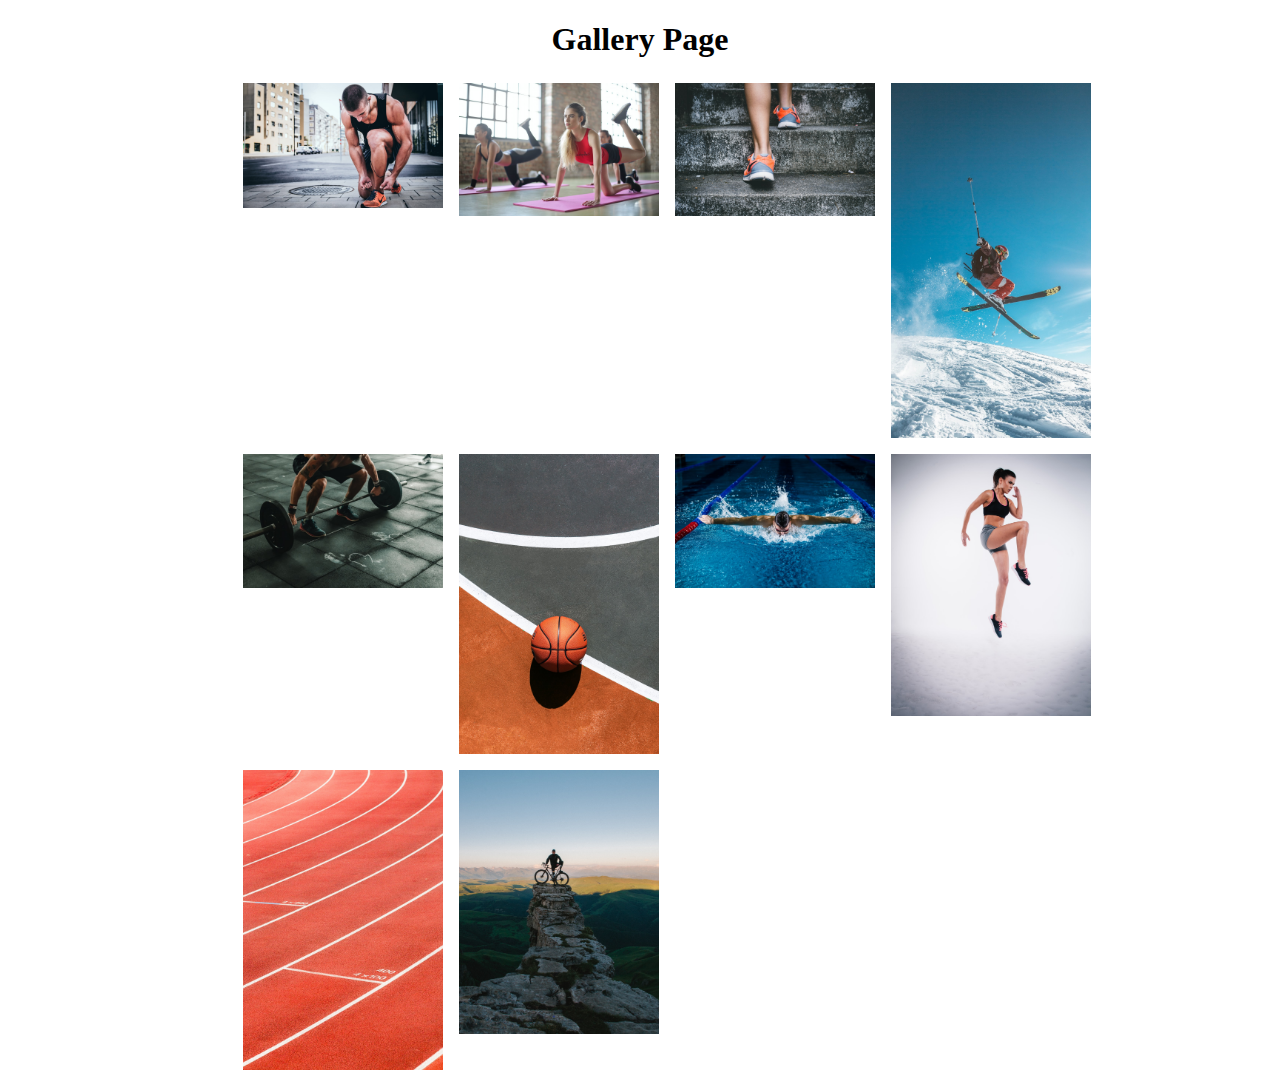
<file: ex01/src/index.html>
<!DOCTYPE html>
<html>
  <head>
    <link rel="stylesheet" href="../styles/index.css" />
    <title>Gallery's Page</title>
  </head>
  <body>
    <div class="title-center">
      <h1 class="page-title">Gallery Page</h1>
    </div>
    <div class="container">
      <div class="box">
        <div class="image-container">
          <div class="imageDiv" data-source="image01.html">
            <img src="../images/img1.jpg" width="200px" />
            <div class="image-titleDiv">
              <h1 class="txt opc img-title" data-iframe="image01.html">
                Marathon
              </h1>
            </div>
          </div>
        </div>
        <div class="image-container">
          <div class="imageDiv" data-source="image02.html">
            <img src="../images/img2.jpg" width="200px" />
            <div class="image-titleDiv">
              <h1 class="txt opc img-title" data-iframe="image02.html">
                Gymnastics
              </h1>
            </div>
          </div>
        </div>
        <div class="image-container">
          <div class="imageDiv" data-source="image03.html">
            <img src="../images/img3.jpg" width="200px" />
            <div class="image-titleDiv">
              <h1 class="txt opc img-title" data-iframe="image03.html">
                Climbing
              </h1>
            </div>
          </div>
        </div>
        <div class="image-container">
          <div class="imageDiv" data-source="image04.html">
            <img src="../images/img4.jpg" width="200px" />
            <div class="image-titleDiv">
              <h1 class="txt opc img-title" data-iframe="image04.html">
                Skiing
              </h1>
            </div>
          </div>
        </div>
        <div class="image-container">
          <div class="imageDiv" data-source="image05.html">
            <img src="../images/img5.jpg" width="200px" />
            <div class="image-titleDiv">
              <h1 class="txt opc img-title" data-iframe="image05.html">
                Weight Lifting
              </h1>
            </div>
          </div>
        </div>
        <div class="image-container">
          <div class="imageDiv" data-source="image06.html">
            <img src="../images/img6.jpg" width="200px" />
            <div class="image-titleDiv">
              <h1 class="txt opc img-title" data-iframe="image06.html">
                Basketball
              </h1>
            </div>
          </div>
        </div>
        <div class="image-container">
          <div class="imageDiv" data-source="image07.html">
            <img src="../images/img7.jpg" width="200px" />
            <div class="image-titleDiv">
              <h1 class="txt opc img-title" data-iframe="image07.html">
                Swimming
              </h1>
            </div>
          </div>
        </div>
        <div class="image-container">
          <div class="imageDiv" data-source="image08.html">
            <img src="../images/img8.jpg" width="200px" />
            <div class="image-titleDiv">
              <h1 class="txt opc img-title" data-iframe="image08.html">
                Jogging
              </h1>
            </div>
          </div>
        </div>
        <div class="image-container">
          <div class="imageDiv" data-source="image09.html">
            <img src="../images/img9.jpg" width="200px" />
            <div class="image-titleDiv">
              <h1 class="txt opc img-title" data-iframe="image09.html">
                Running
              </h1>
            </div>
          </div>
        </div>
        <div class="image-container">
          <div class="imageDiv" data-source="image10.html">
            <img src="../images/img10.jpg" width="200px" />
            <div class="image-titleDiv">
              <h1 class="txt opc img-title" data-iframe="image10.html">
                Cycling
              </h1>
            </div>
          </div>
        </div>
      </div>

      <!-- Trigger/Open The Modal -->
      <!-- <button id="myBtn">Open Modal</button> -->

      <!-- The Modal -->
      <div id="myModal" class="modal">
        <!-- Modal content -->
        <div class="modal-content">
          <span class="close">&times;</span>
          <div id="iframeBox"></div>
        </div>
      </div>
    </div>
    <script src="../scripts/index.js"></script>
  </body>
</html>
</file>
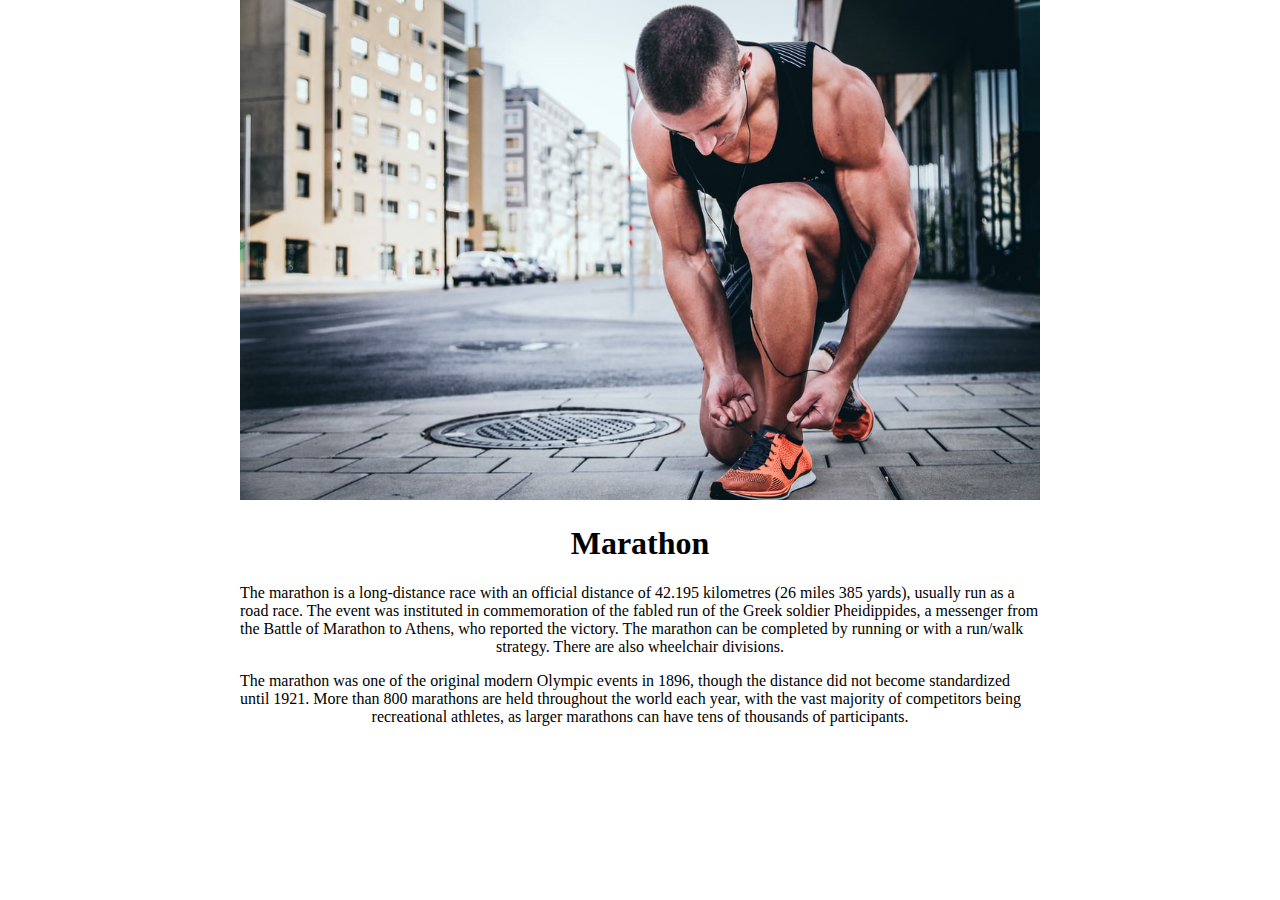
<file: ex01/src/image01.html>
<!DOCTYPE html>
<html>
  <head>
    <link rel="stylesheet" href="../styles/index.css" />
  </head>
  <body>
    <div class="pages-container">
      <img src="../images/img1.jpg" />
      <h1>Marathon</h1>
      <p>
        The marathon is a long-distance race with an official distance of 42.195
        kilometres (26 miles 385 yards), usually run as a road race. The event
        was instituted in commemoration of the fabled run of the Greek soldier
        Pheidippides, a messenger from the Battle of Marathon to Athens, who
        reported the victory. The marathon can be completed by running or with a
        run/walk strategy. There are also wheelchair divisions.
      </p>
      <p>
        The marathon was one of the original modern Olympic events in 1896,
        though the distance did not become standardized until 1921. More than
        800 marathons are held throughout the world each year, with the vast
        majority of competitors being recreational athletes, as larger marathons
        can have tens of thousands of participants.
      </p>
    </div>
  </body>
</html>
</file>
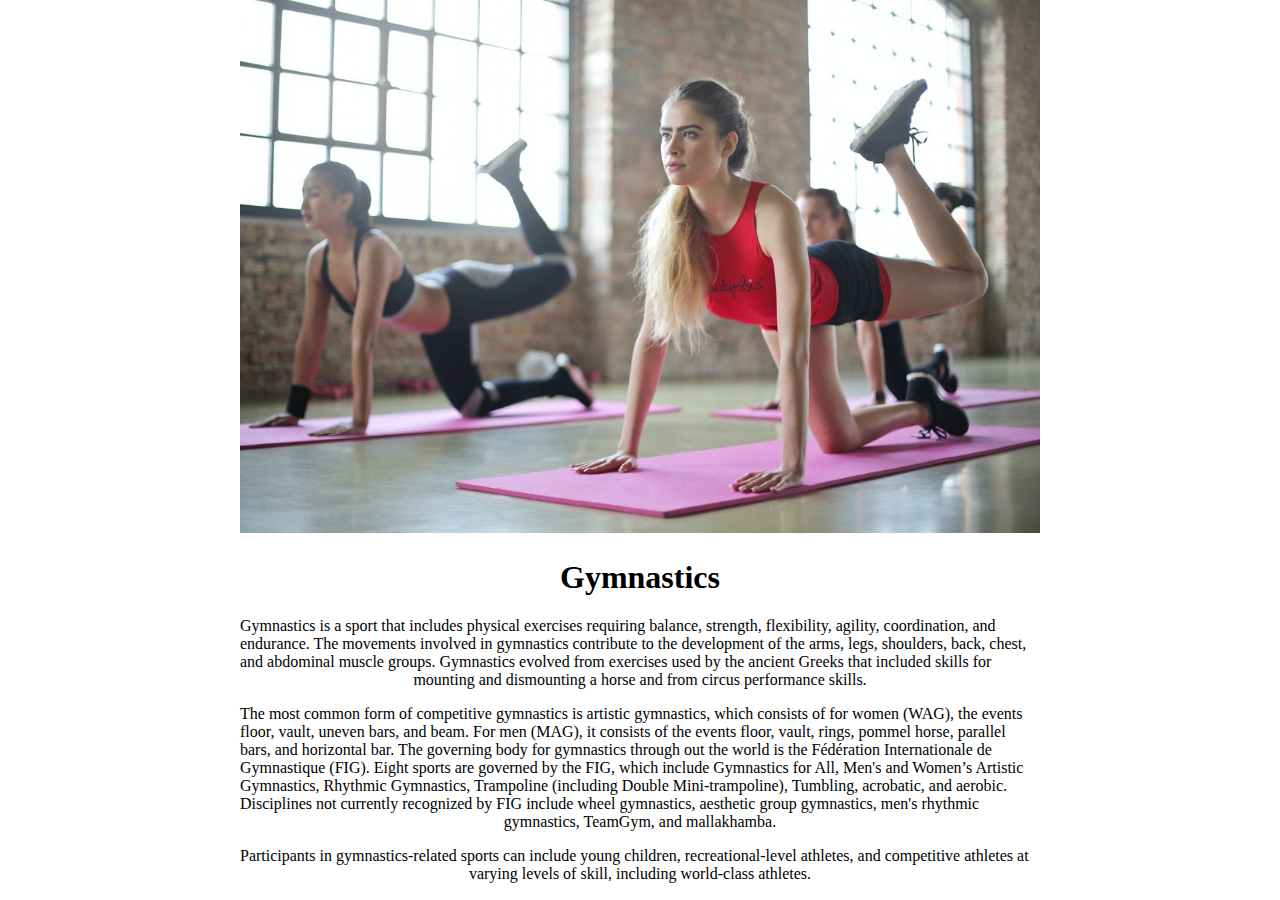
<file: ex01/src/image02.html>
<!DOCTYPE html>
<html>
  <head>
    <link rel="stylesheet" href="../styles/index.css" />
  </head>
  <body>
    <div class="pages-container">
      <img src="../images/img2.jpg" />
      <h1>Gymnastics</h1>
      <p>
        Gymnastics is a sport that includes physical exercises requiring
        balance, strength, flexibility, agility, coordination, and endurance.
        The movements involved in gymnastics contribute to the development of
        the arms, legs, shoulders, back, chest, and abdominal muscle groups.
        Gymnastics evolved from exercises used by the ancient Greeks that
        included skills for mounting and dismounting a horse and from circus
        performance skills.
      </p>
      <p>
        The most common form of competitive gymnastics is artistic gymnastics,
        which consists of for women (WAG), the events floor, vault, uneven bars,
        and beam. For men (MAG), it consists of the events floor, vault, rings,
        pommel horse, parallel bars, and horizontal bar. The governing body for
        gymnastics through out the world is the Fédération Internationale de
        Gymnastique (FIG). Eight sports are governed by the FIG, which include
        Gymnastics for All, Men's and Women’s Artistic Gymnastics, Rhythmic
        Gymnastics, Trampoline (including Double Mini-trampoline), Tumbling,
        acrobatic, and aerobic. Disciplines not currently recognized by FIG
        include wheel gymnastics, aesthetic group gymnastics, men's rhythmic
        gymnastics, TeamGym, and mallakhamba.
      </p>
      <p>
        Participants in gymnastics-related sports can include young children,
        recreational-level athletes, and competitive athletes at varying levels
        of skill, including world-class athletes.
      </p>
    </div>
  </body>
</html>
</file>
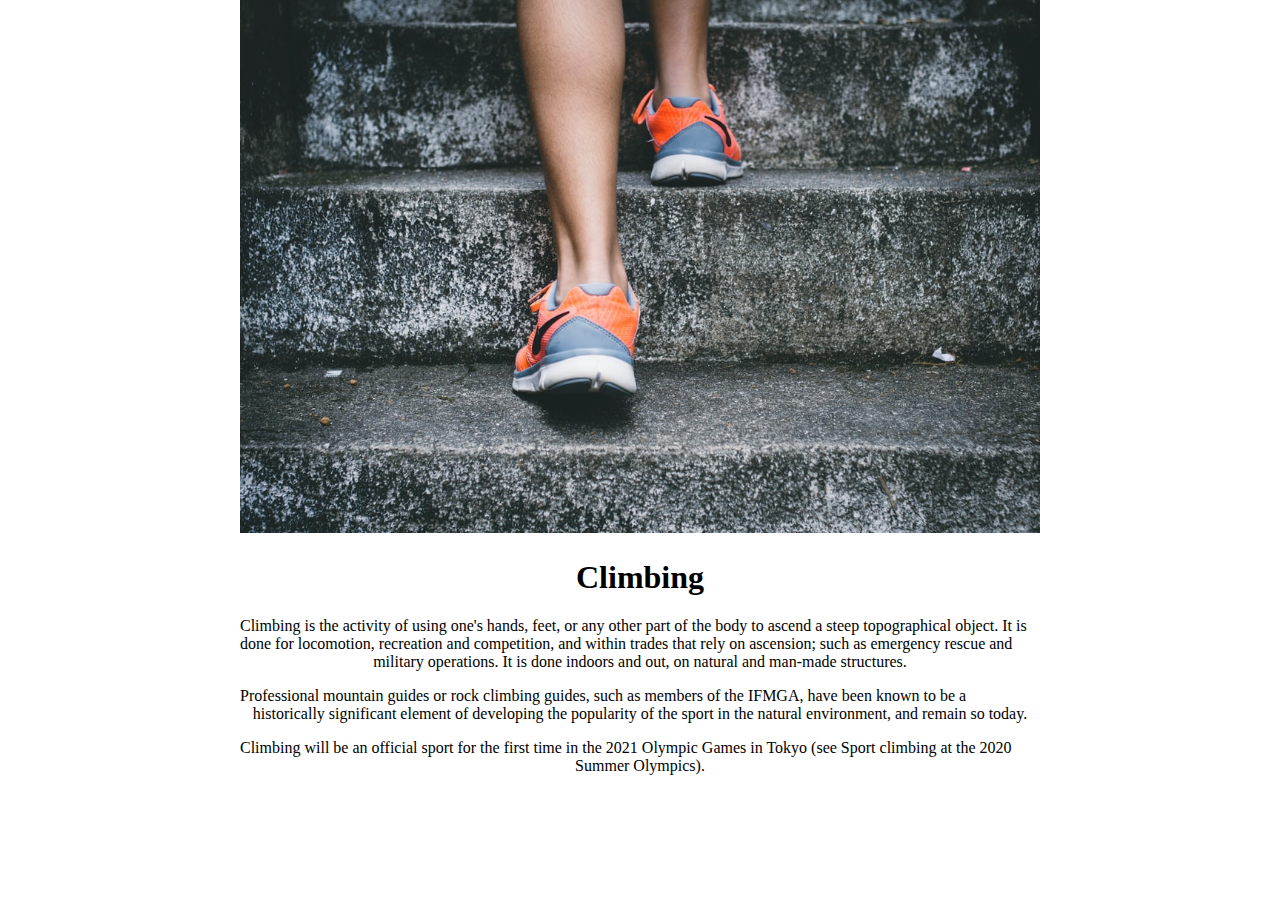
<file: ex01/src/image03.html>
<!DOCTYPE html>
<html>
  <head>
    <link rel="stylesheet" href="../styles/index.css" />
  </head>
  <body>
    <div class="pages-container">
      <img src="../images/img3.jpg" />
      <h1>Climbing</h1>
      <p>
        Climbing is the activity of using one's hands, feet, or any other part
        of the body to ascend a steep topographical object. It is done for
        locomotion, recreation and competition, and within trades that rely on
        ascension; such as emergency rescue and military operations. It is done
        indoors and out, on natural and man-made structures.
      </p>
      <p>
        Professional mountain guides or rock climbing guides, such as members of
        the IFMGA, have been known to be a historically significant element of
        developing the popularity of the sport in the natural environment, and
        remain so today.
      </p>
      <p>
        Climbing will be an official sport for the first time in the 2021
        Olympic Games in Tokyo (see Sport climbing at the 2020 Summer Olympics).
      </p>
    </div>
  </body>
</html>
</file>
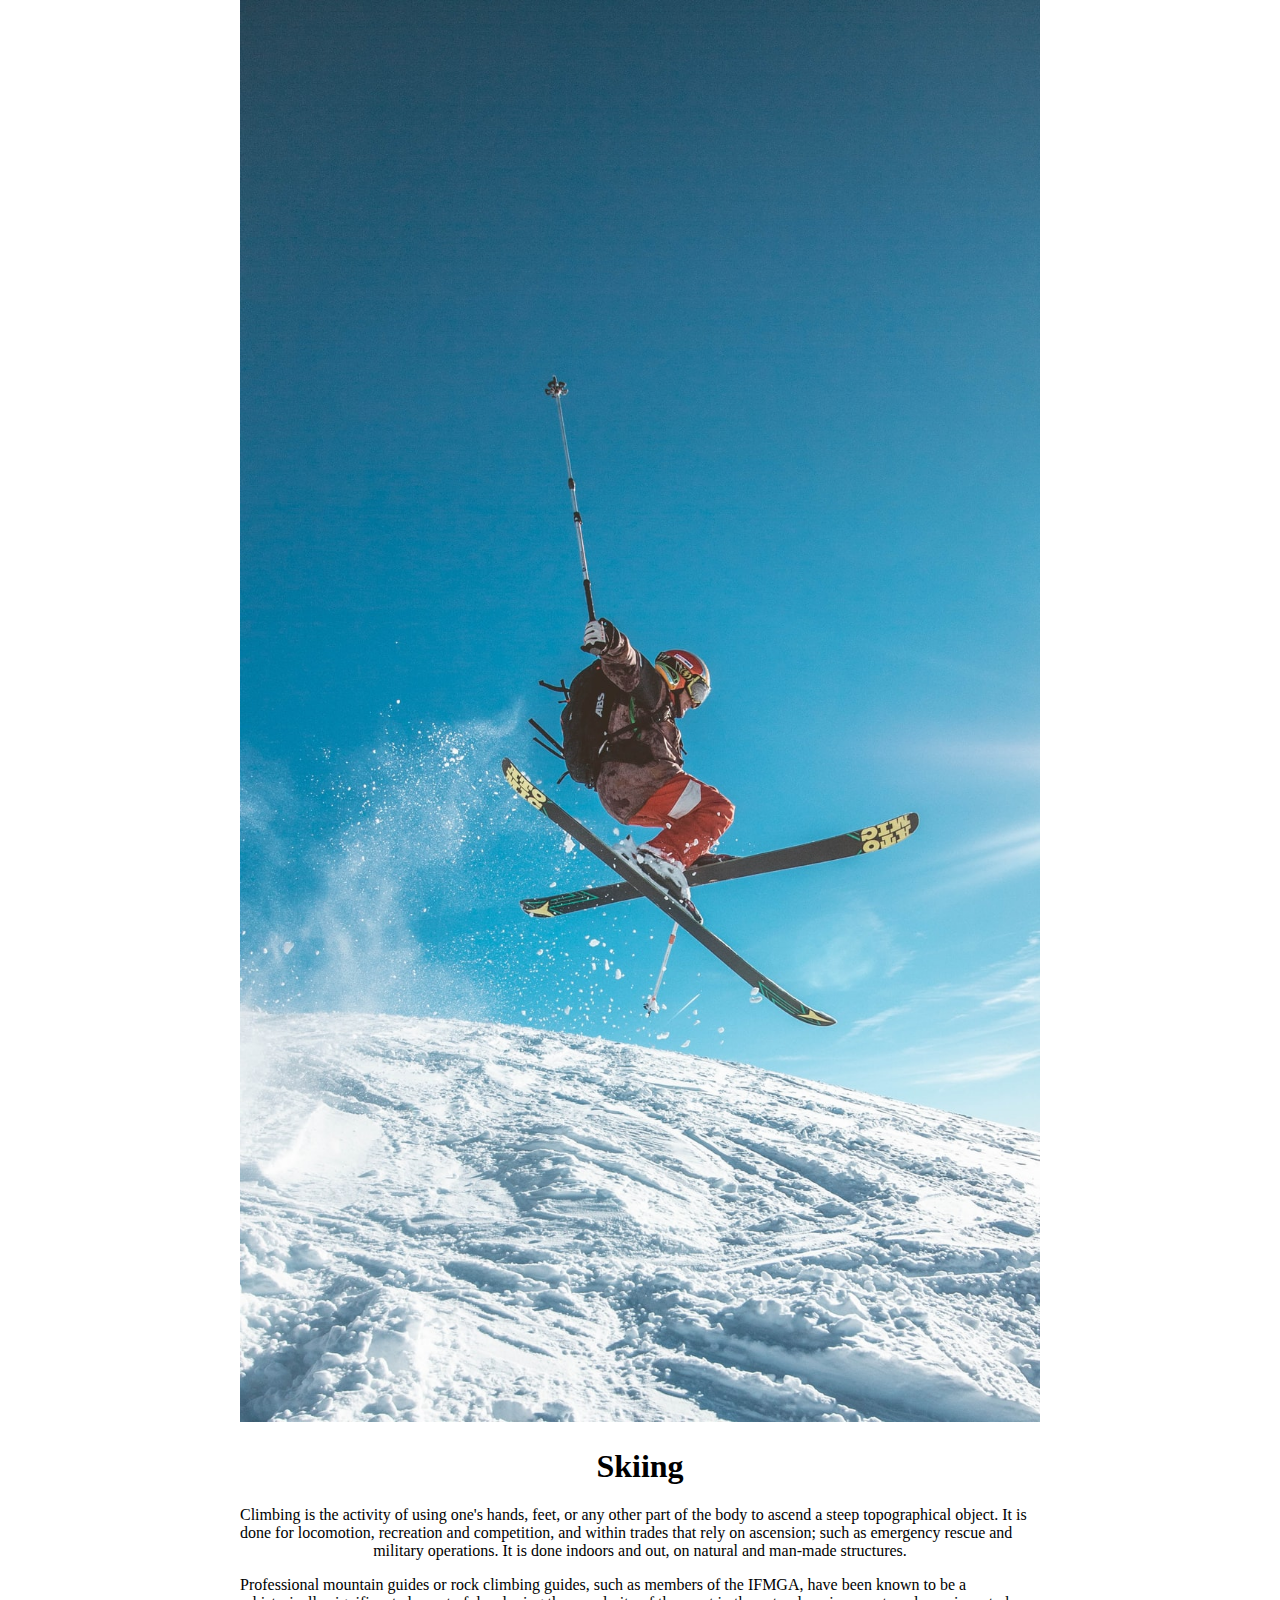
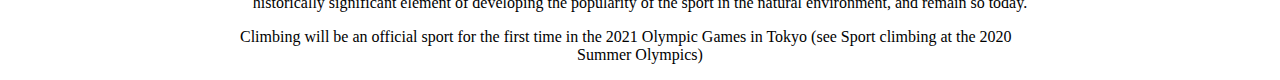
<file: ex01/src/image04.html>
<!DOCTYPE html>
<html>
  <head>
    <link rel="stylesheet" href="../styles/index.css" />
  </head>
  <body>
    <div class="pages-container">
      <img src="../images/img4.jpg" />
      <h1>Skiing</h1>
      <p>
        Climbing is the activity of using one's hands, feet, or any other part
        of the body to ascend a steep topographical object. It is done for
        locomotion, recreation and competition, and within trades that rely on
        ascension; such as emergency rescue and military operations. It is done
        indoors and out, on natural and man-made structures.
      </p>
      <p>
        Professional mountain guides or rock climbing guides, such as members of
        the IFMGA, have been known to be a historically significant element of
        developing the popularity of the sport in the natural environment, and
        remain so today.
      </p>
      <p>
        Climbing will be an official sport for the first time in the 2021
        Olympic Games in Tokyo (see Sport climbing at the 2020 Summer Olympics)
      </p>
    </div>
  </body>
</html>
</file>
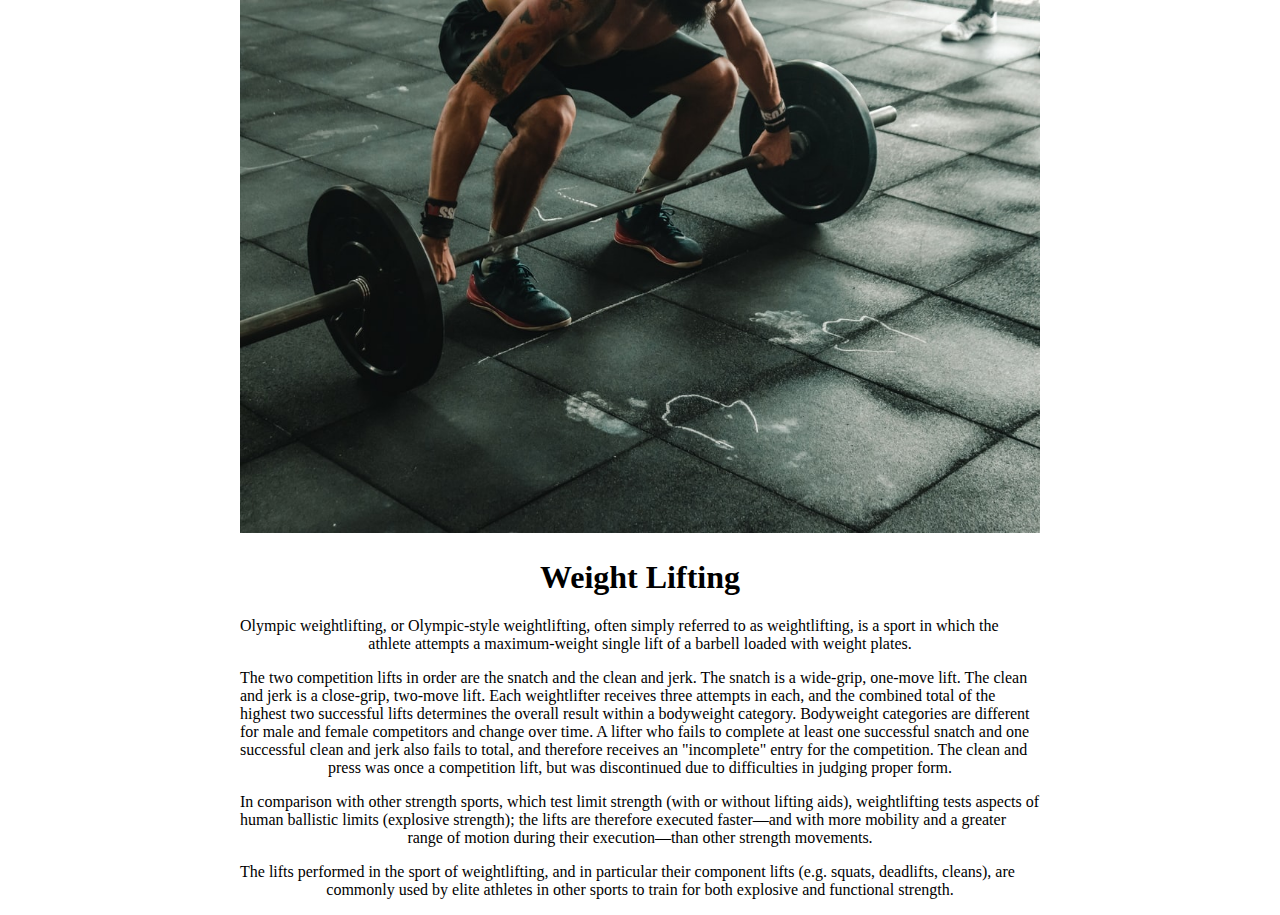
<file: ex01/src/image05.html>
<!DOCTYPE html>
<html>
  <head>
    <link rel="stylesheet" href="../styles/index.css" />
  </head>
  <body>
    <div class="pages-container">
      <img src="../images/img5.jpg" />
      <h1>Weight Lifting</h1>
      <p>
        Olympic weightlifting, or Olympic-style weightlifting, often simply
        referred to as weightlifting, is a sport in which the athlete attempts a
        maximum-weight single lift of a barbell loaded with weight plates.
      </p>
      <p>
        The two competition lifts in order are the snatch and the clean and
        jerk. The snatch is a wide-grip, one-move lift. The clean and jerk is a
        close-grip, two-move lift. Each weightlifter receives three attempts in
        each, and the combined total of the highest two successful lifts
        determines the overall result within a bodyweight category. Bodyweight
        categories are different for male and female competitors and change over
        time. A lifter who fails to complete at least one successful snatch and
        one successful clean and jerk also fails to total, and therefore
        receives an "incomplete" entry for the competition. The clean and press
        was once a competition lift, but was discontinued due to difficulties in
        judging proper form.
      </p>
      <p>
        In comparison with other strength sports, which test limit strength
        (with or without lifting aids), weightlifting tests aspects of human
        ballistic limits (explosive strength); the lifts are therefore executed
        faster—and with more mobility and a greater range of motion during their
        execution—than other strength movements.
      </p>
      <p>
        The lifts performed in the sport of weightlifting, and in particular
        their component lifts (e.g. squats, deadlifts, cleans), are commonly
        used by elite athletes in other sports to train for both explosive and
        functional strength.
      </p>
    </div>
  </body>
</html>
</file>
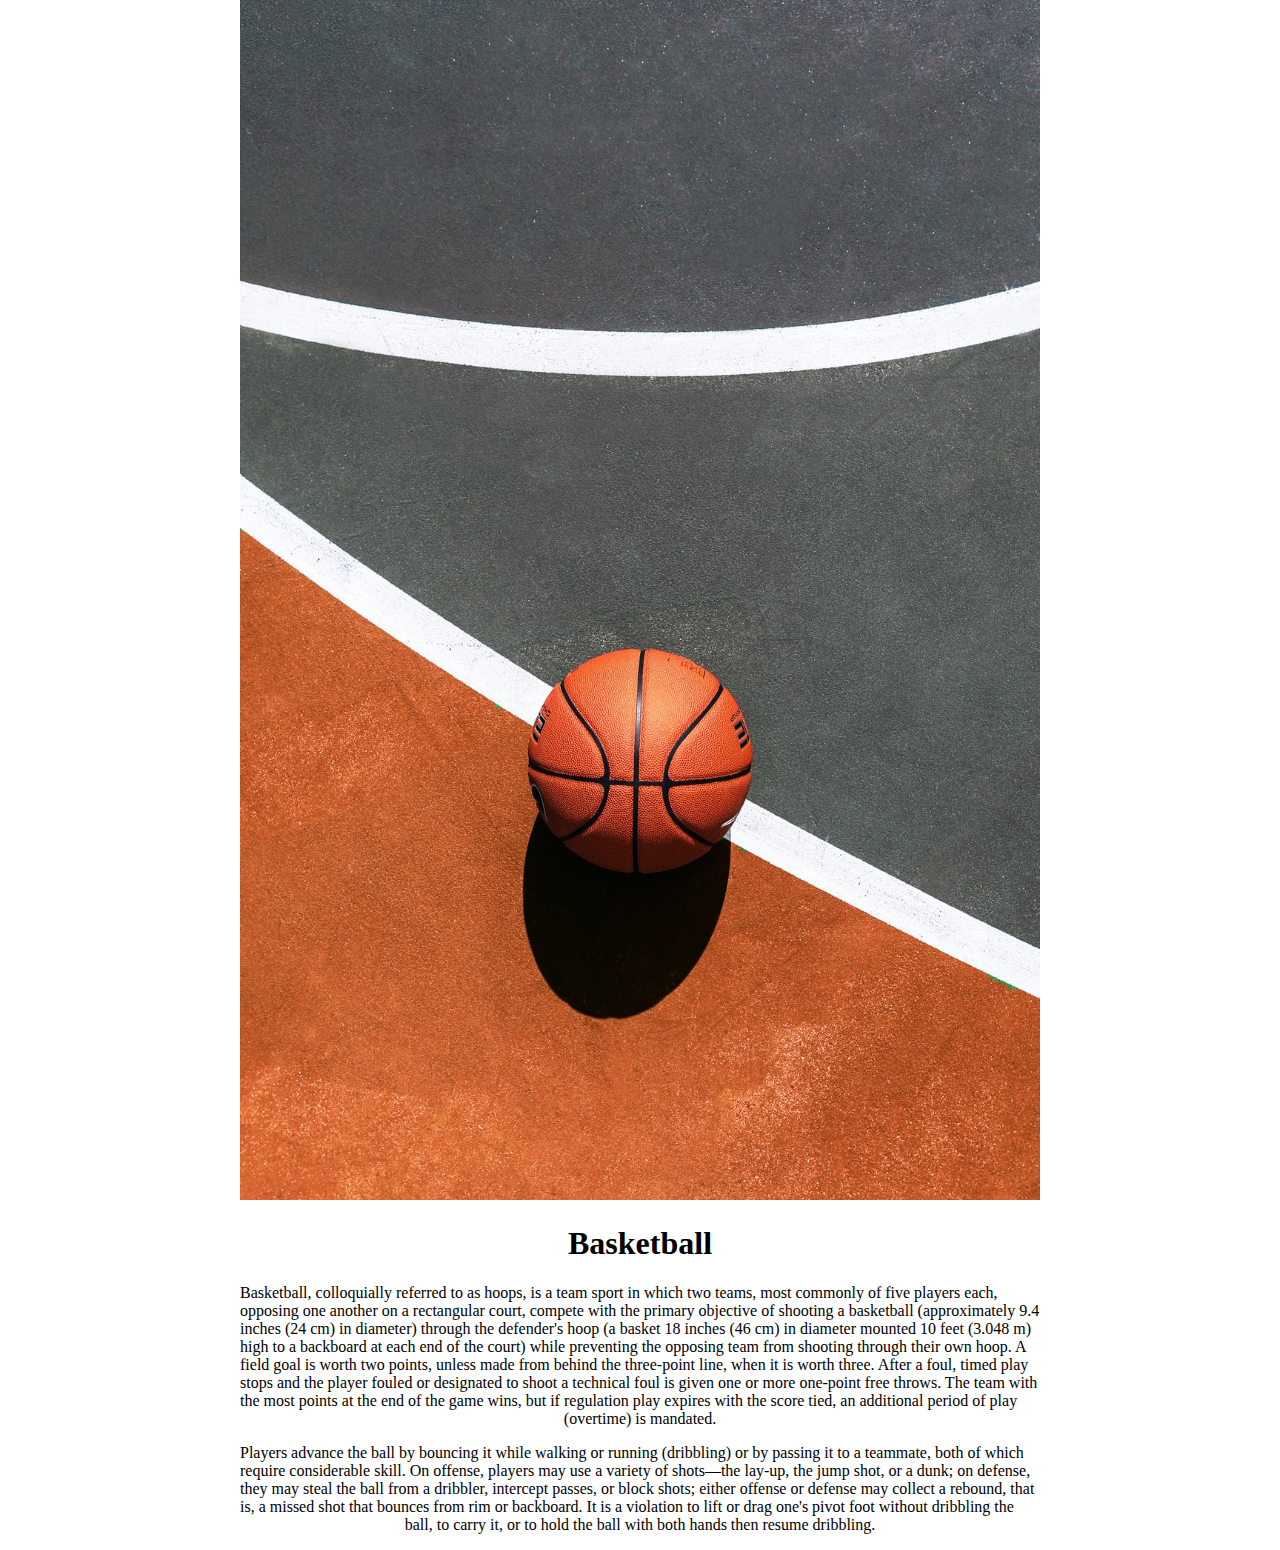
<file: ex01/src/image06.html>
<!DOCTYPE html>
<html>
  <head>
    <link rel="stylesheet" href="../styles/index.css" />
  </head>
  <body>
    <div class="pages-container">
      <img src="../images/img6.jpg" />
      <h1>Basketball</h1>
      <p>
        Basketball, colloquially referred to as hoops, is a team sport in which
        two teams, most commonly of five players each, opposing one another on a
        rectangular court, compete with the primary objective of shooting a
        basketball (approximately 9.4 inches (24 cm) in diameter) through the
        defender's hoop (a basket 18 inches (46 cm) in diameter mounted 10 feet
        (3.048 m) high to a backboard at each end of the court) while preventing
        the opposing team from shooting through their own hoop. A field goal is
        worth two points, unless made from behind the three-point line, when it
        is worth three. After a foul, timed play stops and the player fouled or
        designated to shoot a technical foul is given one or more one-point free
        throws. The team with the most points at the end of the game wins, but
        if regulation play expires with the score tied, an additional period of
        play (overtime) is mandated.
      </p>
      <p>
        Players advance the ball by bouncing it while walking or running
        (dribbling) or by passing it to a teammate, both of which require
        considerable skill. On offense, players may use a variety of shots—the
        lay-up, the jump shot, or a dunk; on defense, they may steal the ball
        from a dribbler, intercept passes, or block shots; either offense or
        defense may collect a rebound, that is, a missed shot that bounces from
        rim or backboard. It is a violation to lift or drag one's pivot foot
        without dribbling the ball, to carry it, or to hold the ball with both
        hands then resume dribbling.
      </p>
    </div>
  </body>
</html>
</file>
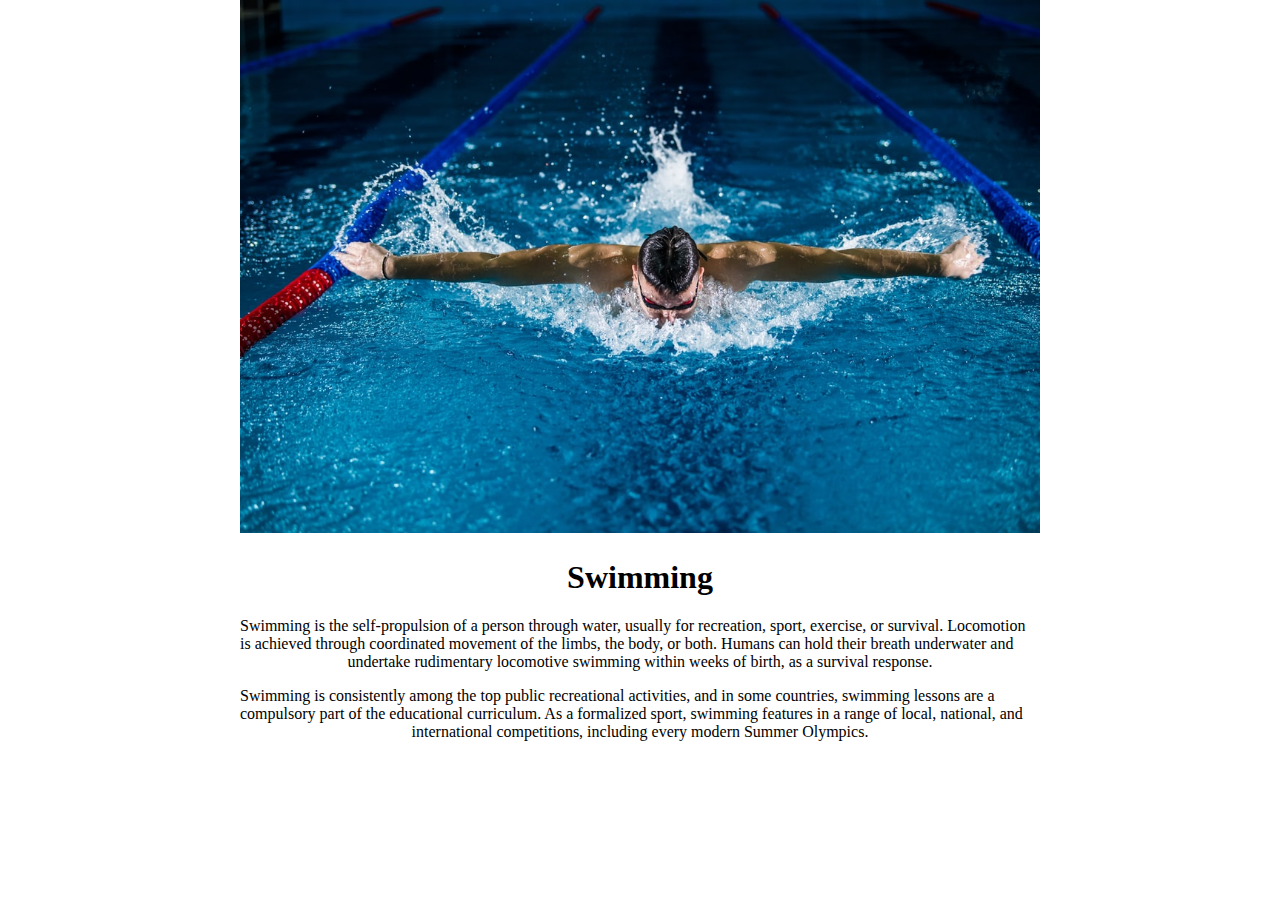
<file: ex01/src/image07.html>
<!DOCTYPE html>
<html>
  <head>
    <link rel="stylesheet" href="../styles/index.css" />
  </head>
  <body>
    <div class="pages-container">
      <img src="../images/img7.jpg" />
      <h1>Swimming</h1>
      <p>
        Swimming is the self-propulsion of a person through water, usually for
        recreation, sport, exercise, or survival. Locomotion is achieved through
        coordinated movement of the limbs, the body, or both. Humans can hold
        their breath underwater and undertake rudimentary locomotive swimming
        within weeks of birth, as a survival response.
      </p>
      <p>
        Swimming is consistently among the top public recreational activities,
        and in some countries, swimming lessons are a compulsory part of the
        educational curriculum. As a formalized sport, swimming features in a
        range of local, national, and international competitions, including
        every modern Summer Olympics.
      </p>
    </div>
  </body>
</html>
</file>
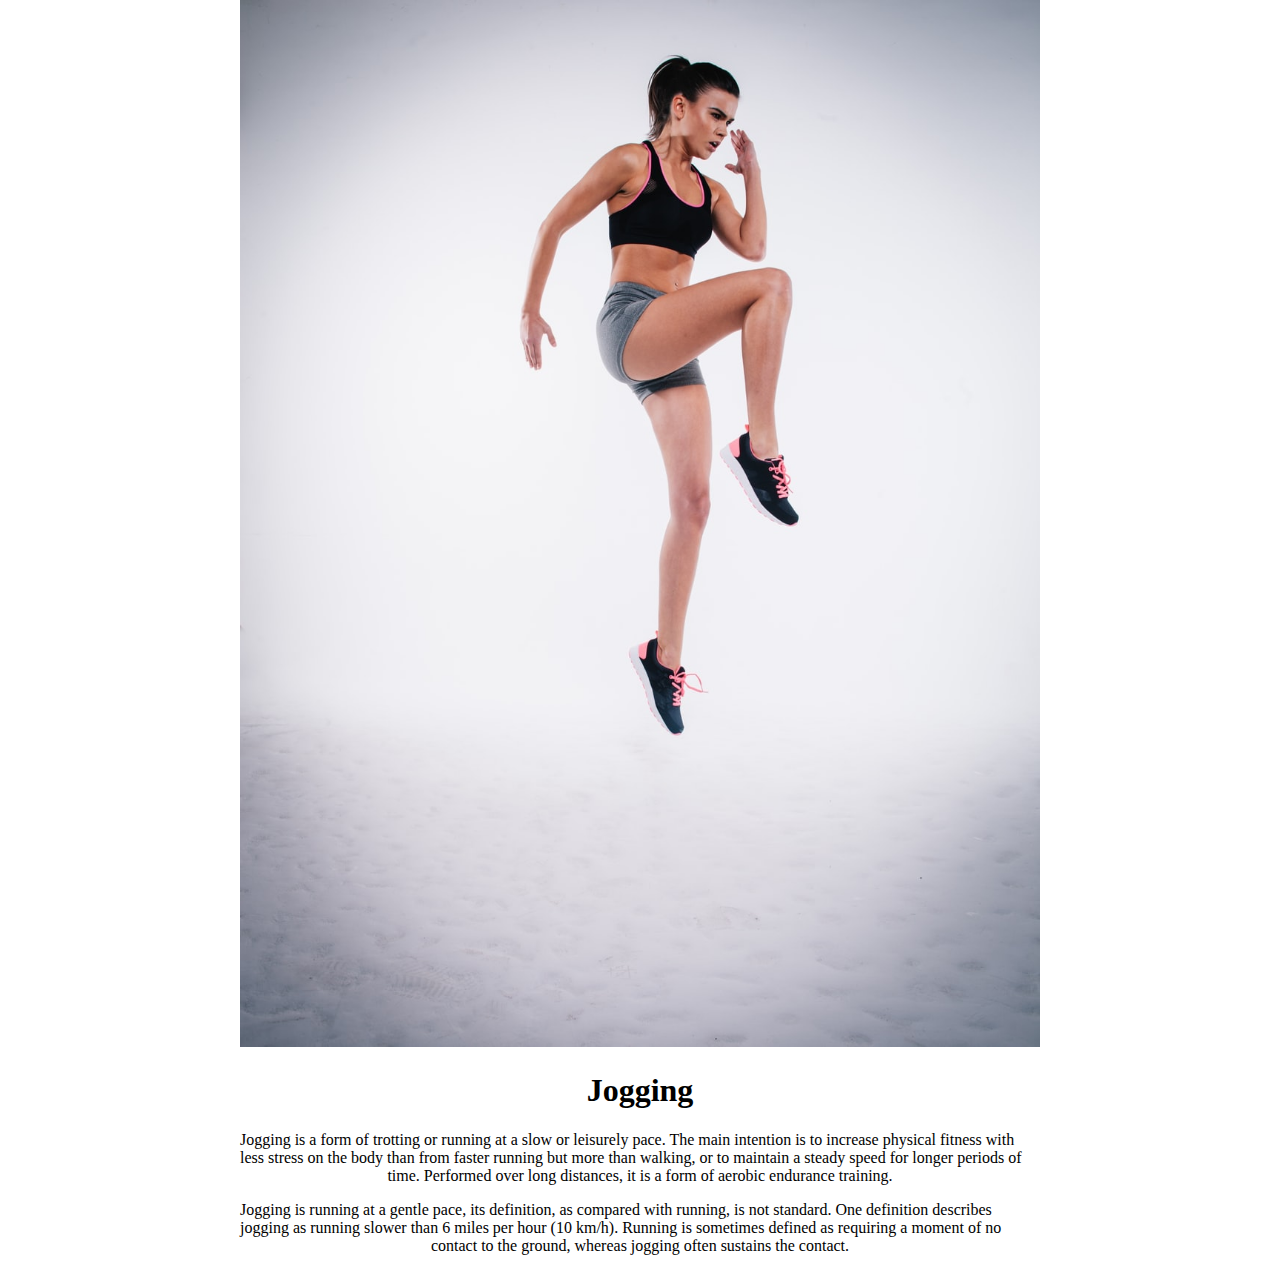
<file: ex01/src/image08.html>
<!DOCTYPE html>
<html>
  <head>
    <link rel="stylesheet" href="../styles/index.css" />
  </head>
  <body>
    <div class="pages-container">
      <img src="../images/img8.jpg" />
      <h1>Jogging</h1>
      <p>
        Jogging is a form of trotting or running at a slow or leisurely pace.
        The main intention is to increase physical fitness with less stress on
        the body than from faster running but more than walking, or to maintain
        a steady speed for longer periods of time. Performed over long
        distances, it is a form of aerobic endurance training.
      </p>
      <p>
        Jogging is running at a gentle pace, its definition, as compared with
        running, is not standard. One definition describes jogging as running
        slower than 6 miles per hour (10 km/h). Running is sometimes defined as
        requiring a moment of no contact to the ground, whereas jogging often
        sustains the contact.
      </p>
    </div>
  </body>
</html>
</file>
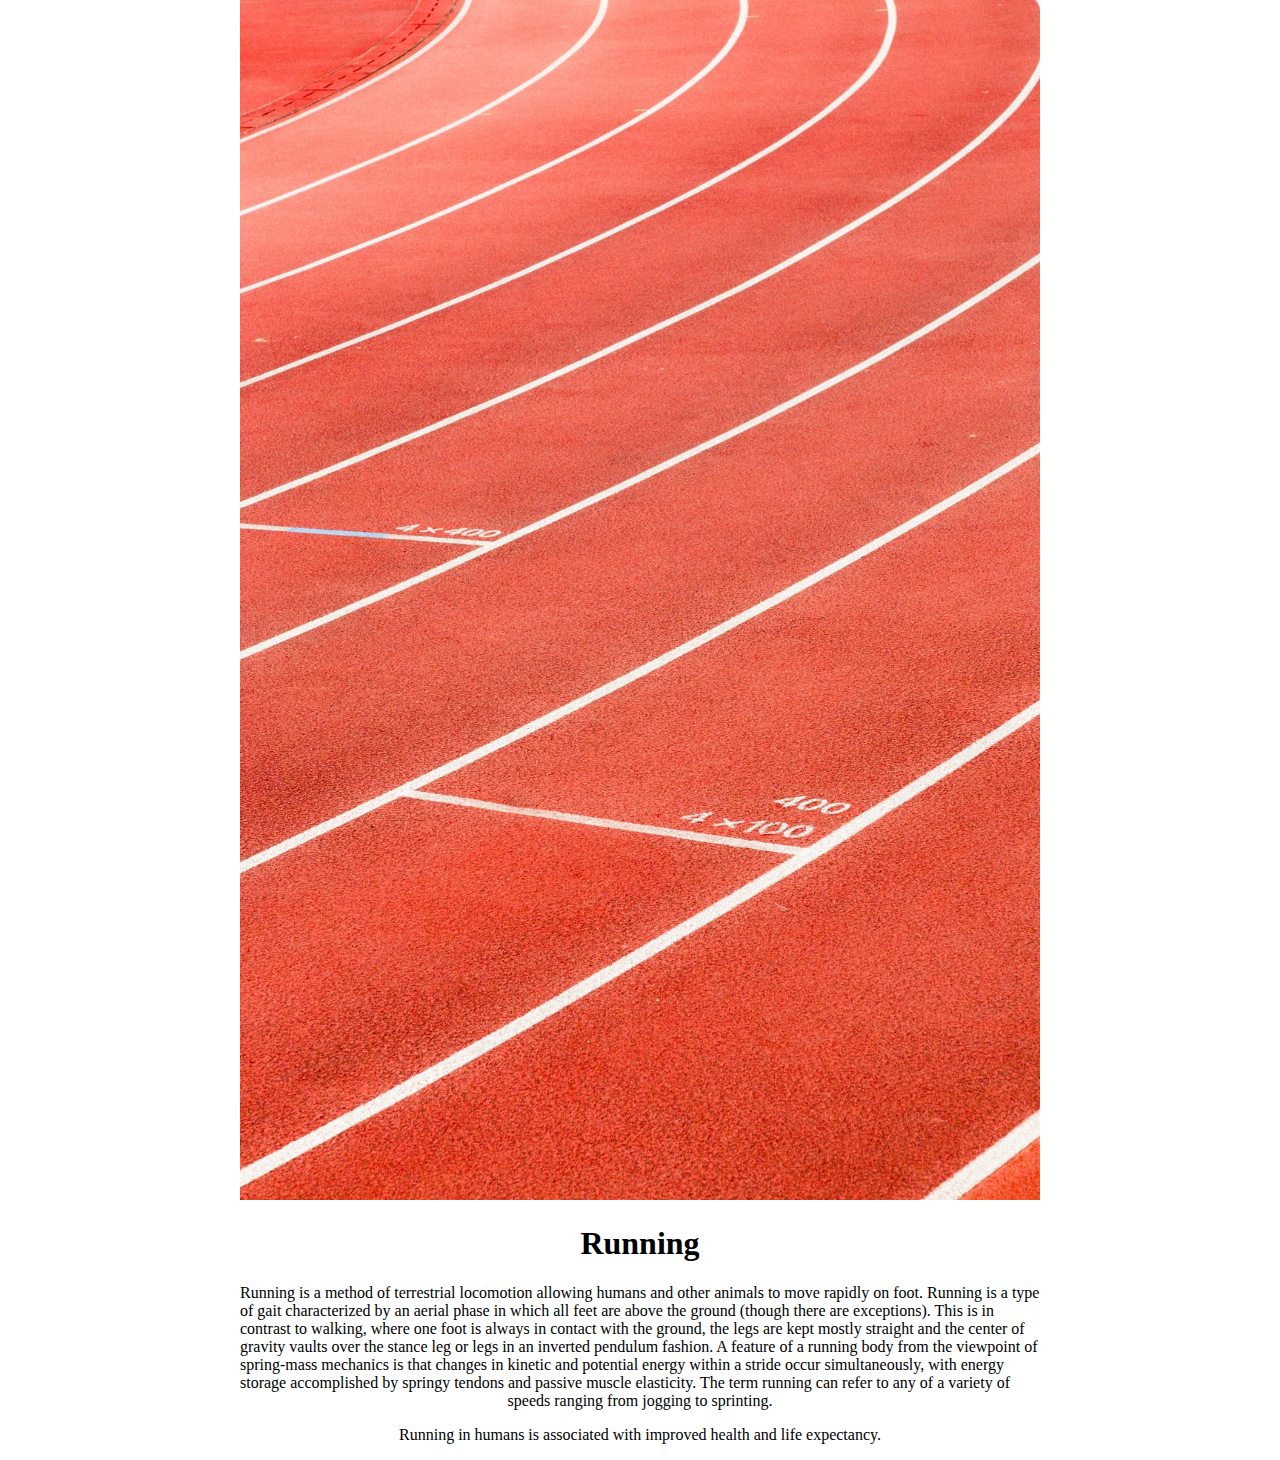
<file: ex01/src/image09.html>
<!DOCTYPE html>
<html>
  <head>
    <link rel="stylesheet" href="../styles/index.css" />
  </head>
  <body>
    <div class="pages-container">
      <img src="../images/img9.jpg" />
      <h1>Running</h1>
      <p>
        Running is a method of terrestrial locomotion allowing humans and other
        animals to move rapidly on foot. Running is a type of gait characterized
        by an aerial phase in which all feet are above the ground (though there
        are exceptions). This is in contrast to walking, where one foot is
        always in contact with the ground, the legs are kept mostly straight and
        the center of gravity vaults over the stance leg or legs in an inverted
        pendulum fashion. A feature of a running body from the viewpoint of
        spring-mass mechanics is that changes in kinetic and potential energy
        within a stride occur simultaneously, with energy storage accomplished
        by springy tendons and passive muscle elasticity. The term running can
        refer to any of a variety of speeds ranging from jogging to sprinting.
      </p>
      <p>
        Running in humans is associated with improved health and life
        expectancy.
      </p>
    </div>
  </body>
</html>
</file>
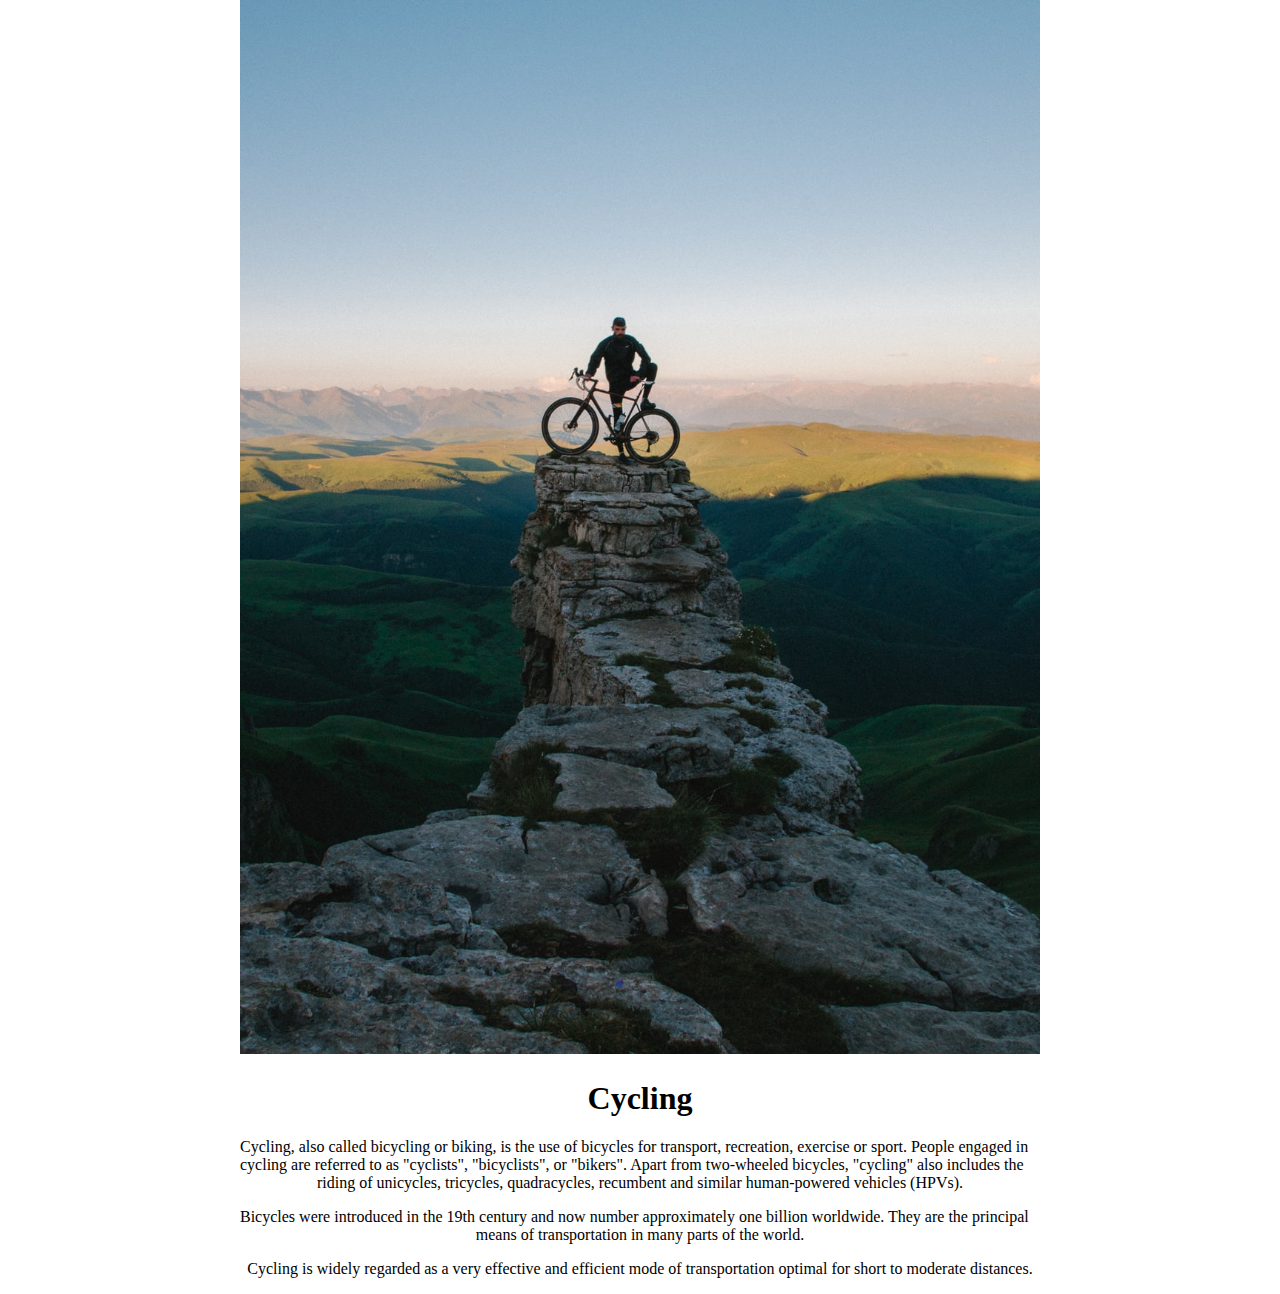
<file: ex01/src/image10.html>
<!DOCTYPE html>
<html>
  <head>
    <link rel="stylesheet" href="../styles/index.css" />
  </head>
  <body>
    <div class="pages-container">
      <img src="../images/img10.jpg" />
      <h1>Cycling</h1>
      <p>
        Cycling, also called bicycling or biking, is the use of bicycles for
        transport, recreation, exercise or sport. People engaged in cycling are
        referred to as "cyclists", "bicyclists", or "bikers". Apart from
        two-wheeled bicycles, "cycling" also includes the riding of unicycles,
        tricycles, quadracycles, recumbent and similar human-powered vehicles
        (HPVs).
      </p>
      <p>
        Bicycles were introduced in the 19th century and now number
        approximately one billion worldwide. They are the principal means of
        transportation in many parts of the world.
      </p>
      <p>
        Cycling is widely regarded as a very effective and efficient mode of
        transportation optimal for short to moderate distances.
      </p>
    </div>
  </body>
</html>
</file>
<file: ex01/styles/index.css>
body {
  margin: auto;
  width: 800px;
  text-align-last: center;
}
img {
  width: 100%;
}
.img {
  width: 200px;
}
.image {
  display: flex;
}
.image-col {
  flex: 1;
  padding: 0 0.1em;
}
h1.img-title {
  text-align: center;
  font-size: 14px;
  top: 50%;
  left: 50%;
  transform: translate(-50%, -50%);
  margin: 0;
  z-index: 2;
  position: absolute;
}
.txt {
  color: #fff;
}
.image-container {
  padding: 3px;
}
.imageDiv {
  position: relative;
  line-height: 0;
  width: 200px;
}
.imageDiv:after {
  background: #000;
  opacity: 0;
  content: "";
  position: absolute;
  top: 0;
  left: 0;
  bottom: 0;
  width: 100%;
  z-index: 1;
  transition: 0.5s all;
}
.imageDiv h1:hover {
  cursor: pointer;
}
.imageDiv:hover:after {
  opacity: 0.5;
  transition: 0.5s all;
}
.opc {
  opacity: 0;
  transition: 0.5s linear opacity;
}
.imageDiv:hover h1 {
  opacity: 1;
  transition: 0.5s linear opacity;
}
.box {
  display: grid;
  gap: 10px;
  grid-template-columns: repeat(4, 1fr);
  grid-template-rows: masonry;
}
.modal {
  display: none;
  position: fixed;
  z-index: 3;
  left: 0;
  top: 0;
  width: 100%;
  height: 100%;
  overflow: auto;
  background-color: rgb(0, 0, 0);
  background-color: rgba(0, 0, 0, 0.4);
}
.modal-content {
  background-color: #fefefe;
  margin: 0;
  padding: 0;
  border: 0;
  width: 80%;
  position: absolute;
  top: 50%;
  left: 50%;
  transform: translate(-50%, -50%);
}
.close {
  color: #aaa;
  float: right;
  font-size: 25px;
  font-weight: bold;
  position: absolute;
  right: -15px;
  top: -20px;
  background: #fff;
  display: block;
  padding: 8px 16px;
  line-height: 1;
}
.close:hover,
.close:focus {
  color: black;
  text-decoration: none;
  cursor: pointer;
}
.w-100 {
  width: 100%;
}
.img-block,
.modal-content {
  line-height: 0;
}
iframe {
  border: 0;
}
</file>
